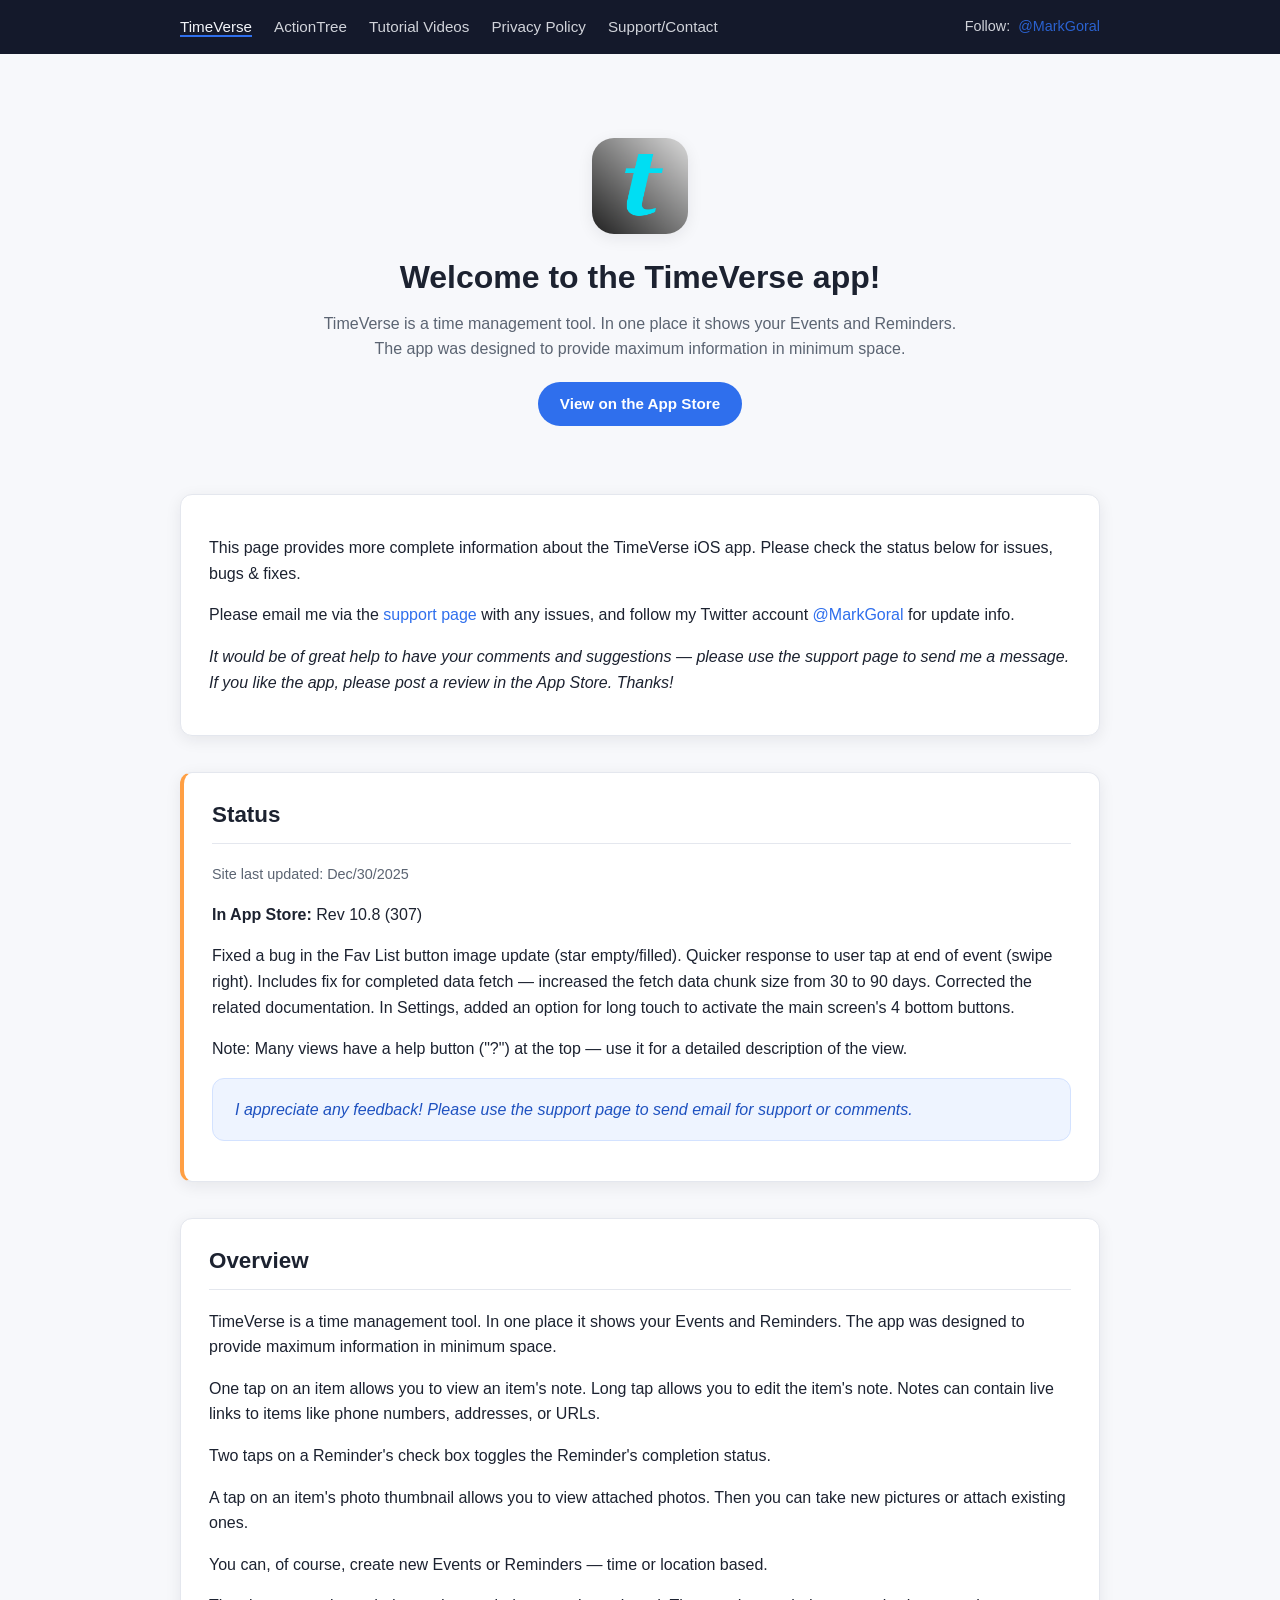
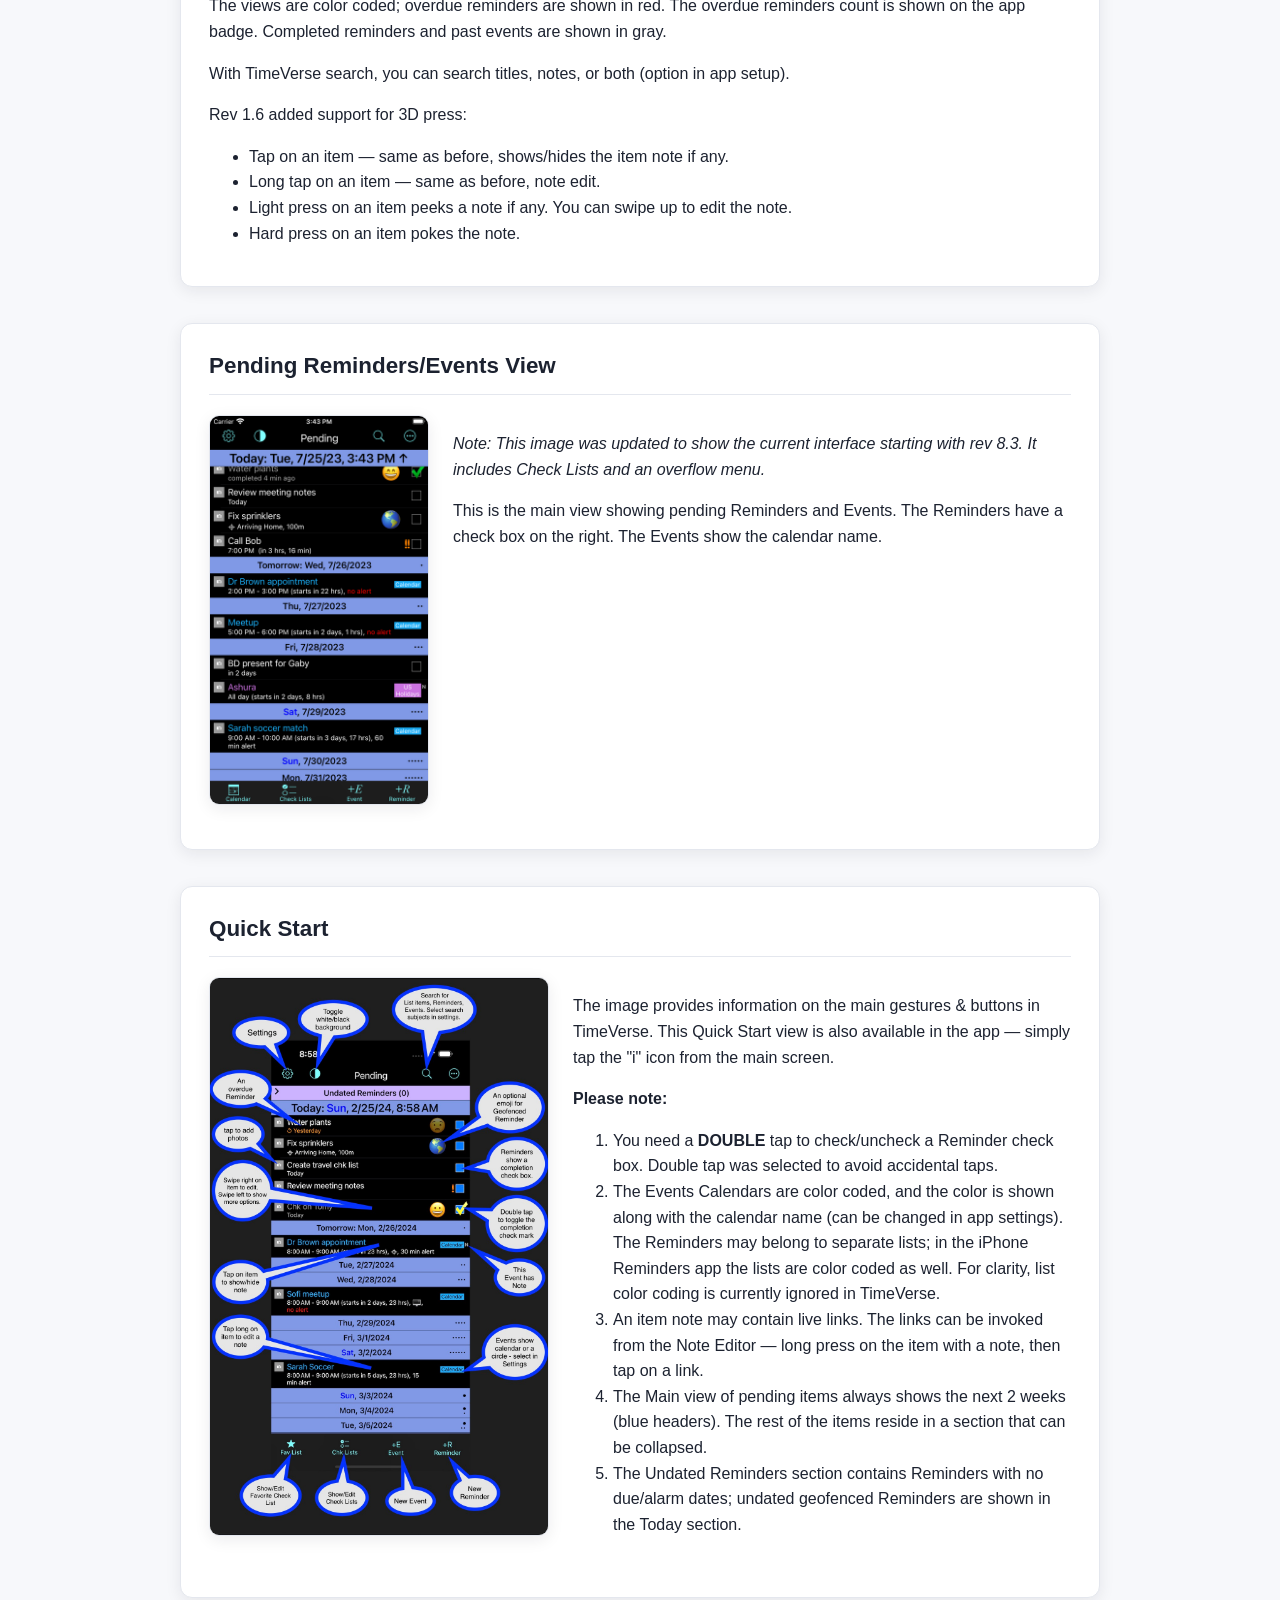
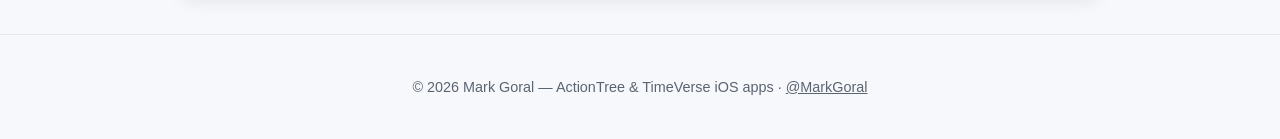
<file: index.html>
<!DOCTYPE html>
<html lang="en">
<head>
<meta charset="UTF-8">
<meta name="viewport" content="width=device-width, initial-scale=1.0">
<title>TimeVerse - ActionTree and TimeVerse iOS apps</title>
<meta name="description" content="Mark's iOS applications info &amp; support">
<meta property="og:title" content="TimeVerse">
<meta property="og:description" content="Mark's iOS applications info &amp; support">
<meta property="og:image" content="images/tv180_1_orig.png">
<meta property="og:site_name" content="ActionTree and TimeVerse iOS apps">
<link rel="stylesheet" href="css/style.css">
</head>
<body>

<header class="site-header">
  <div class="nav-bar">
    <button class="nav-toggle" aria-label="Toggle navigation">&#9776;</button>
    <ul class="nav-links">
      <li><a href="index.html" class="active">TimeVerse</a></li>
      <li><a href="actiontree.html">ActionTree</a></li>
      <li><a href="tutorial-videos.html">Tutorial Videos</a></li>
      <li><a href="privacy-policy.html">Privacy Policy</a></li>
      <li><a href="contact.html">Support/Contact</a></li>
    </ul>
    <div class="nav-social">
      Follow: <a href="https://twitter.com/MarkGoral" target="_blank" rel="noopener">@MarkGoral</a>
    </div>
  </div>
</header>

<main class="container">

  <section class="hero">
    <a href="https://apps.apple.com/us/app/timeverse/id1259326382" target="_blank" rel="noopener">
      <img class="hero-icon" src="images/tv180_1_orig.png" alt="TimeVerse app icon">
    </a>
    <h1>Welcome to the TimeVerse app!</h1>
    <p class="tagline">
      TimeVerse is a time management tool. In one place it shows your Events and Reminders.
      The app was designed to provide maximum information in minimum space.
    </p>
    <a class="btn" href="https://apps.apple.com/us/app/timeverse/id1259326382" target="_blank" rel="noopener">View on the App Store</a>
  </section>

  <section>
    <div class="card">
      <p>This page provides more complete information about the TimeVerse iOS app. Please check the status below for issues, bugs &amp; fixes.</p>
      <p>Please email me via the <a href="contact.html">support page</a> with any issues, and follow my Twitter account
        <a href="https://twitter.com/MarkGoral" target="_blank" rel="noopener">@MarkGoral</a> for update info.</p>
      <p><em>It would be of great help to have your comments and suggestions — please use the support page to send me a message. If you like the app, please post a review in the App Store. Thanks!</em></p>
    </div>
  </section>

  <section>
    <div class="card status-card">
      <h2>Status</h2>
      <p class="meta">Site last updated: Dec/30/2025</p>
      <p><strong>In App Store:</strong> Rev 10.8 (307)</p>
      <p>Fixed a bug in the Fav List button image update (star empty/filled). Quicker response to user tap at end of event (swipe right). Includes fix for completed data fetch — increased the fetch data chunk size from 30 to 90 days. Corrected the related documentation. In Settings, added an option for long touch to activate the main screen's 4 bottom buttons.</p>
      <p>Note: Many views have a help button ("?") at the top — use it for a detailed description of the view.</p>
      <p class="callout">I appreciate any feedback! Please use the support page to send email for support or comments.</p>
    </div>
  </section>

  <section>
    <div class="card">
      <h2>Overview</h2>
      <p>TimeVerse is a time management tool. In one place it shows your Events and Reminders. The app was designed to provide maximum information in minimum space.</p>
      <p>One tap on an item allows you to view an item's note. Long tap allows you to edit the item's note. Notes can contain live links to items like phone numbers, addresses, or URLs.</p>
      <p>Two taps on a Reminder's check box toggles the Reminder's completion status.</p>
      <p>A tap on an item's photo thumbnail allows you to view attached photos. Then you can take new pictures or attach existing ones.</p>
      <p>You can, of course, create new Events or Reminders — time or location based.</p>
      <p>The views are color coded; overdue reminders are shown in red. The overdue reminders count is shown on the app badge. Completed reminders and past events are shown in gray.</p>
      <p>With TimeVerse search, you can search titles, notes, or both (option in app setup).</p>
      <p>Rev 1.6 added support for 3D press:</p>
      <ul>
        <li>Tap on an item — same as before, shows/hides the item note if any.</li>
        <li>Long tap on an item — same as before, note edit.</li>
        <li>Light press on an item peeks a note if any. You can swipe up to edit the note.</li>
        <li>Hard press on an item pokes the note.</li>
      </ul>
    </div>
  </section>

  <section>
    <div class="card">
      <h2>Pending Reminders/Events View</h2>
      <div class="screenshot-block">
        <img src="images/simulator-screenshot-iphone-8-plus-2023-07-25-at-15-43-19_orig.png" alt="Pending Reminders/Events View screenshot">
        <div class="caption">
          <p><em>Note: This image was updated to show the current interface starting with rev 8.3. It includes Check Lists and an overflow menu.</em></p>
          <p>This is the main view showing pending Reminders and Events. The Reminders have a check box on the right. The Events show the calendar name.</p>
        </div>
      </div>
    </div>
  </section>

  <section>
    <div class="card">
      <h2>Quick Start</h2>
      <div class="screenshot-block">
        <img class="screenshot-large" src="images/TimeVerse_quickStartScreen.png" alt="Quick Start screen">
        <div class="caption">
          <p>The image provides information on the main gestures &amp; buttons in TimeVerse. This Quick Start view is also available in the app — simply tap the "i" icon from the main screen.</p>
          <p><strong>Please note:</strong></p>
          <ol>
            <li>You need a <strong>DOUBLE</strong> tap to check/uncheck a Reminder check box. Double tap was selected to avoid accidental taps.</li>
            <li>The Events Calendars are color coded, and the color is shown along with the calendar name (can be changed in app settings). The Reminders may belong to separate lists; in the iPhone Reminders app the lists are color coded as well. For clarity, list color coding is currently ignored in TimeVerse.</li>
            <li>An item note may contain live links. The links can be invoked from the Note Editor — long press on the item with a note, then tap on a link.</li>
            <li>The Main view of pending items always shows the next 2 weeks (blue headers). The rest of the items reside in a section that can be collapsed.</li>
            <li>The Undated Reminders section contains Reminders with no due/alarm dates; undated geofenced Reminders are shown in the Today section.</li>
          </ol>
        </div>
      </div>
    </div>
  </section>

</main>

<footer class="site-footer">
  <div class="container">
    <p>&copy; <span id="year"></span> Mark Goral &mdash; ActionTree &amp; TimeVerse iOS apps &middot; <a href="https://twitter.com/MarkGoral" target="_blank" rel="noopener">@MarkGoral</a></p>
  </div>
</footer>

<script src="js/main.js"></script>
<script>document.getElementById("year").textContent = new Date().getFullYear();</script>
</body>
</html>
</file>
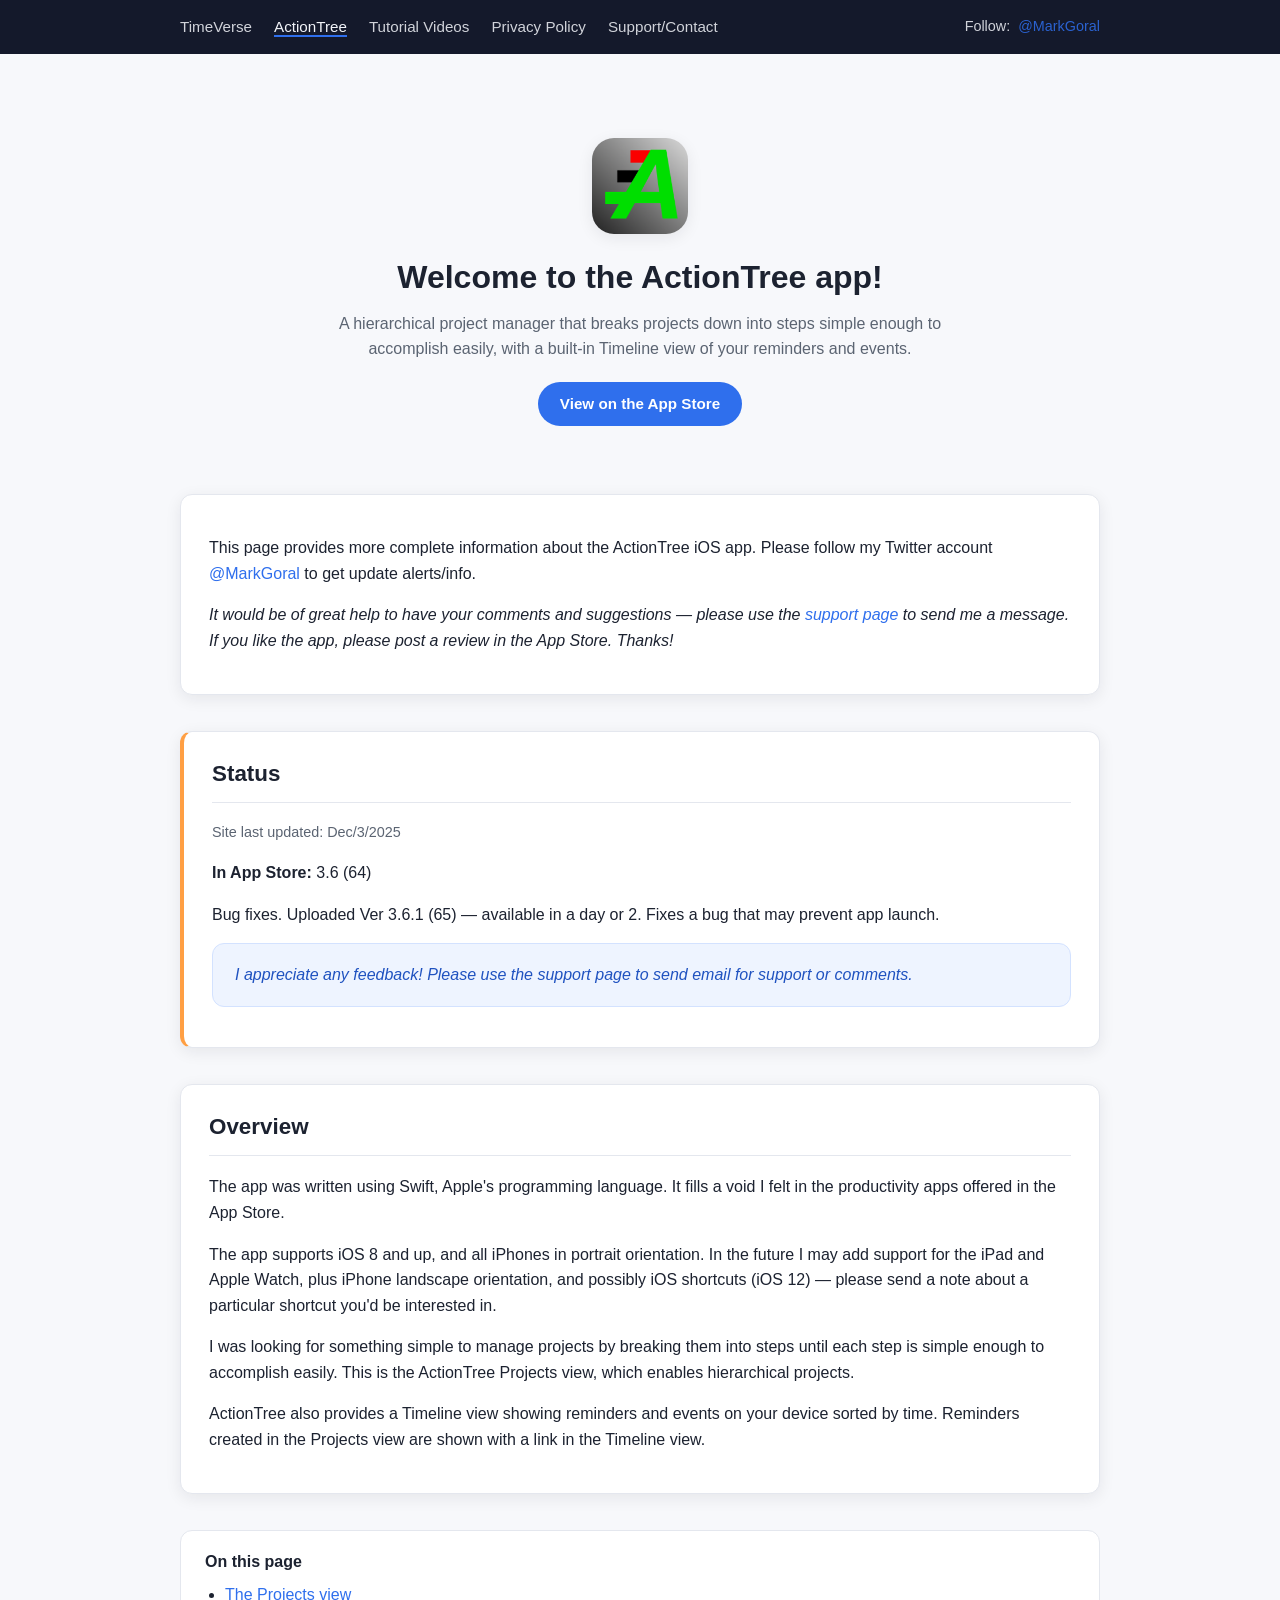
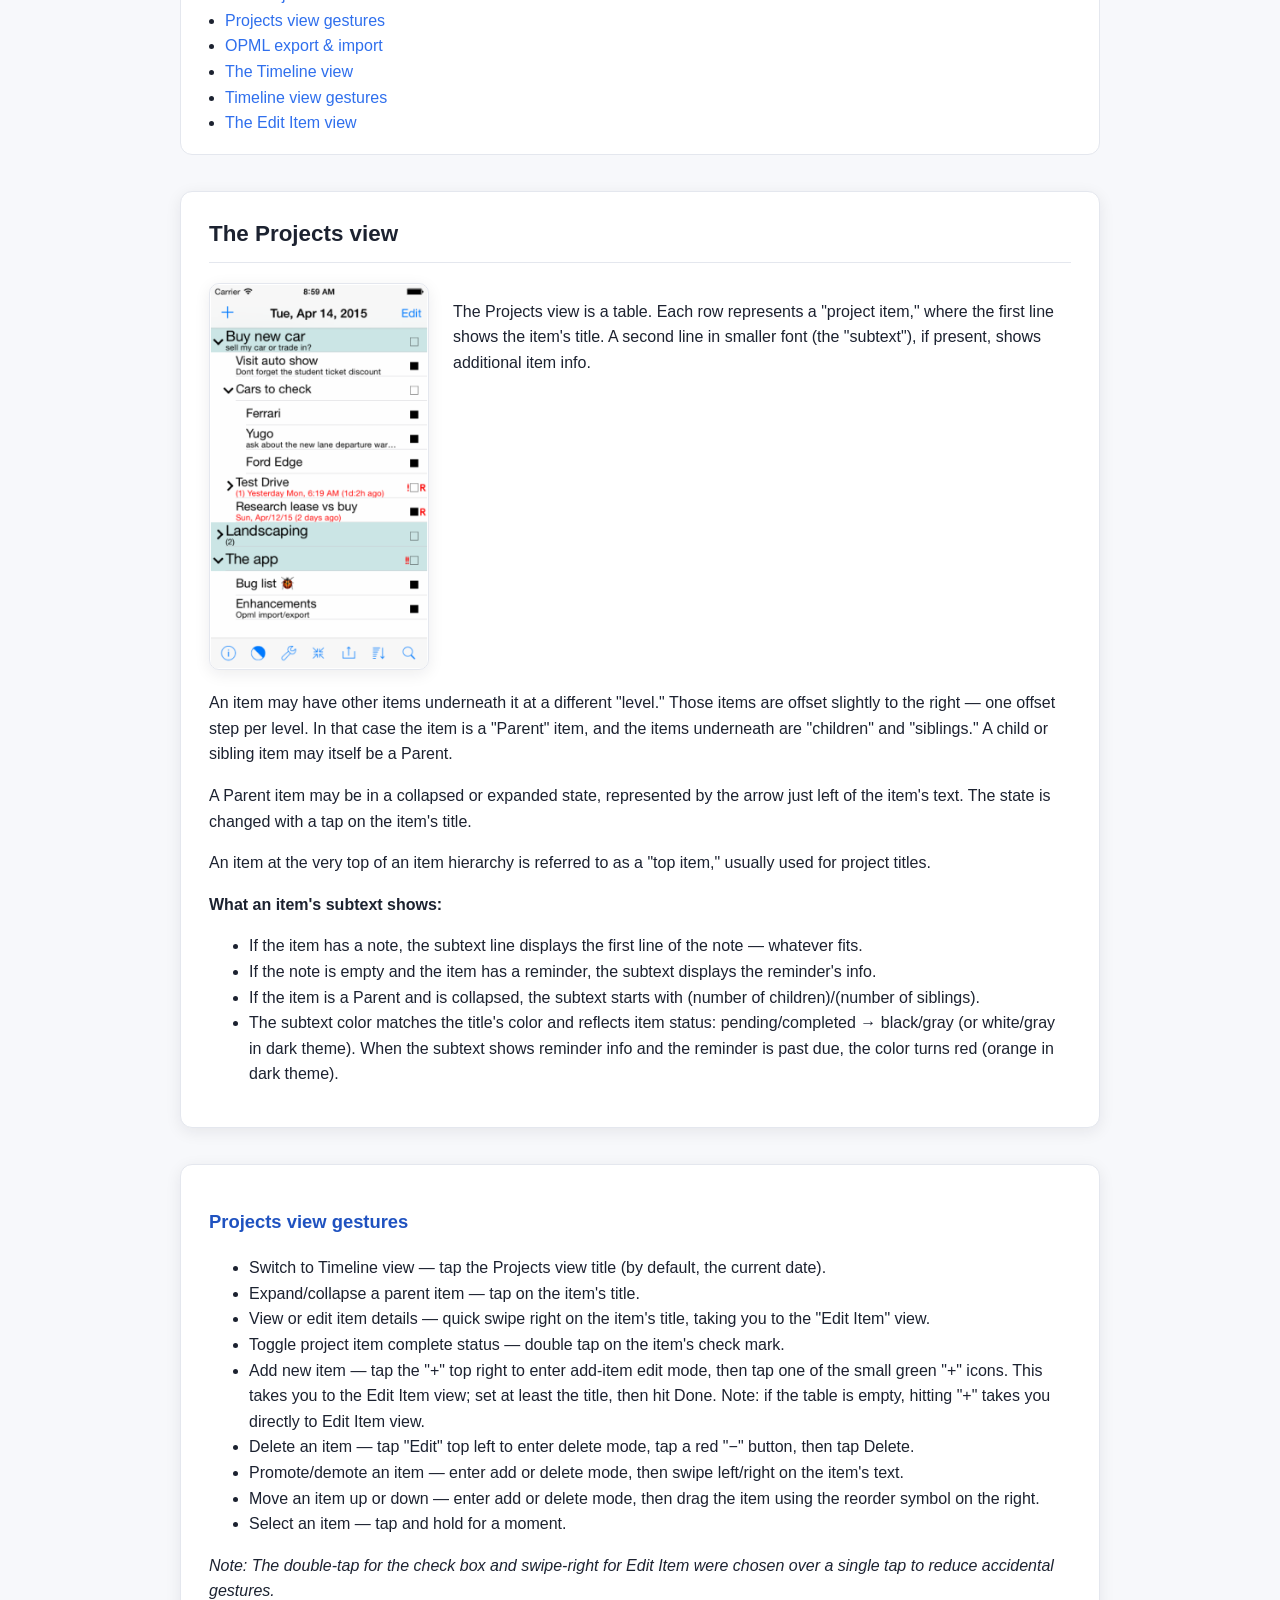
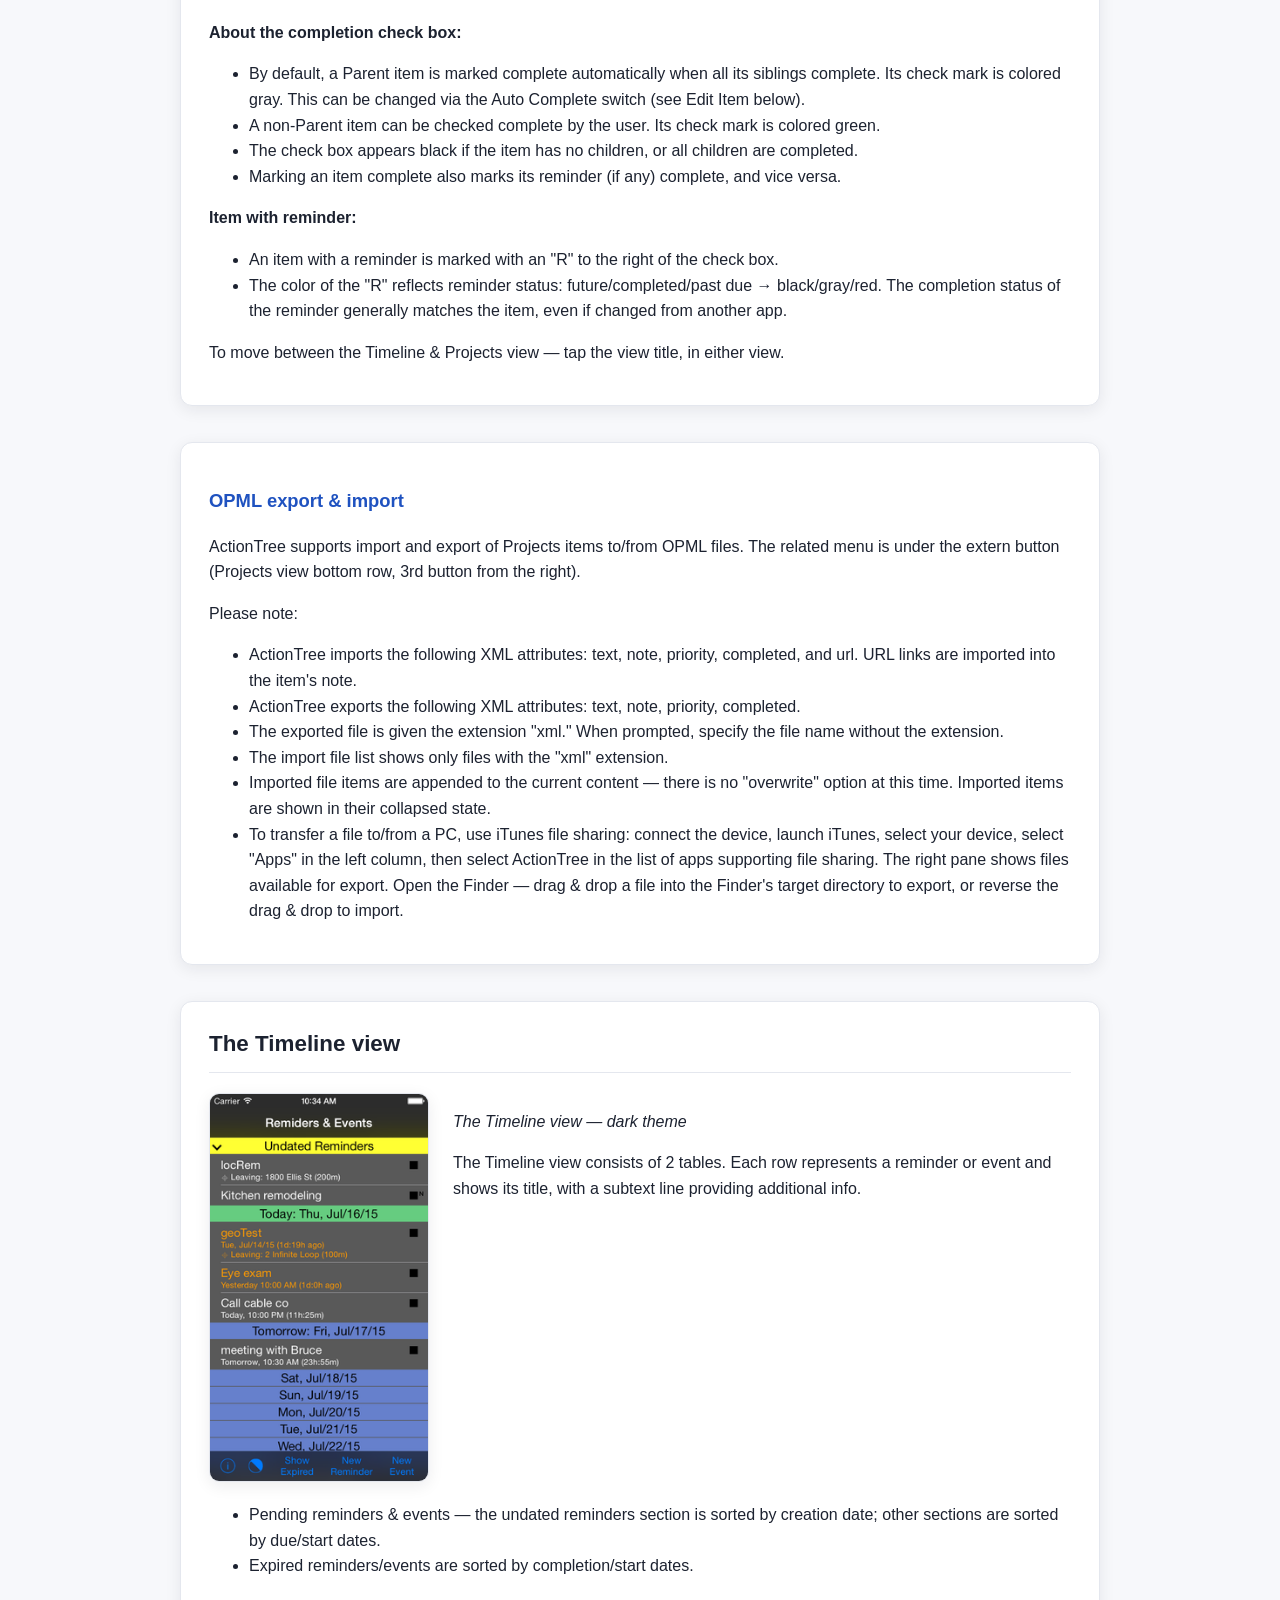
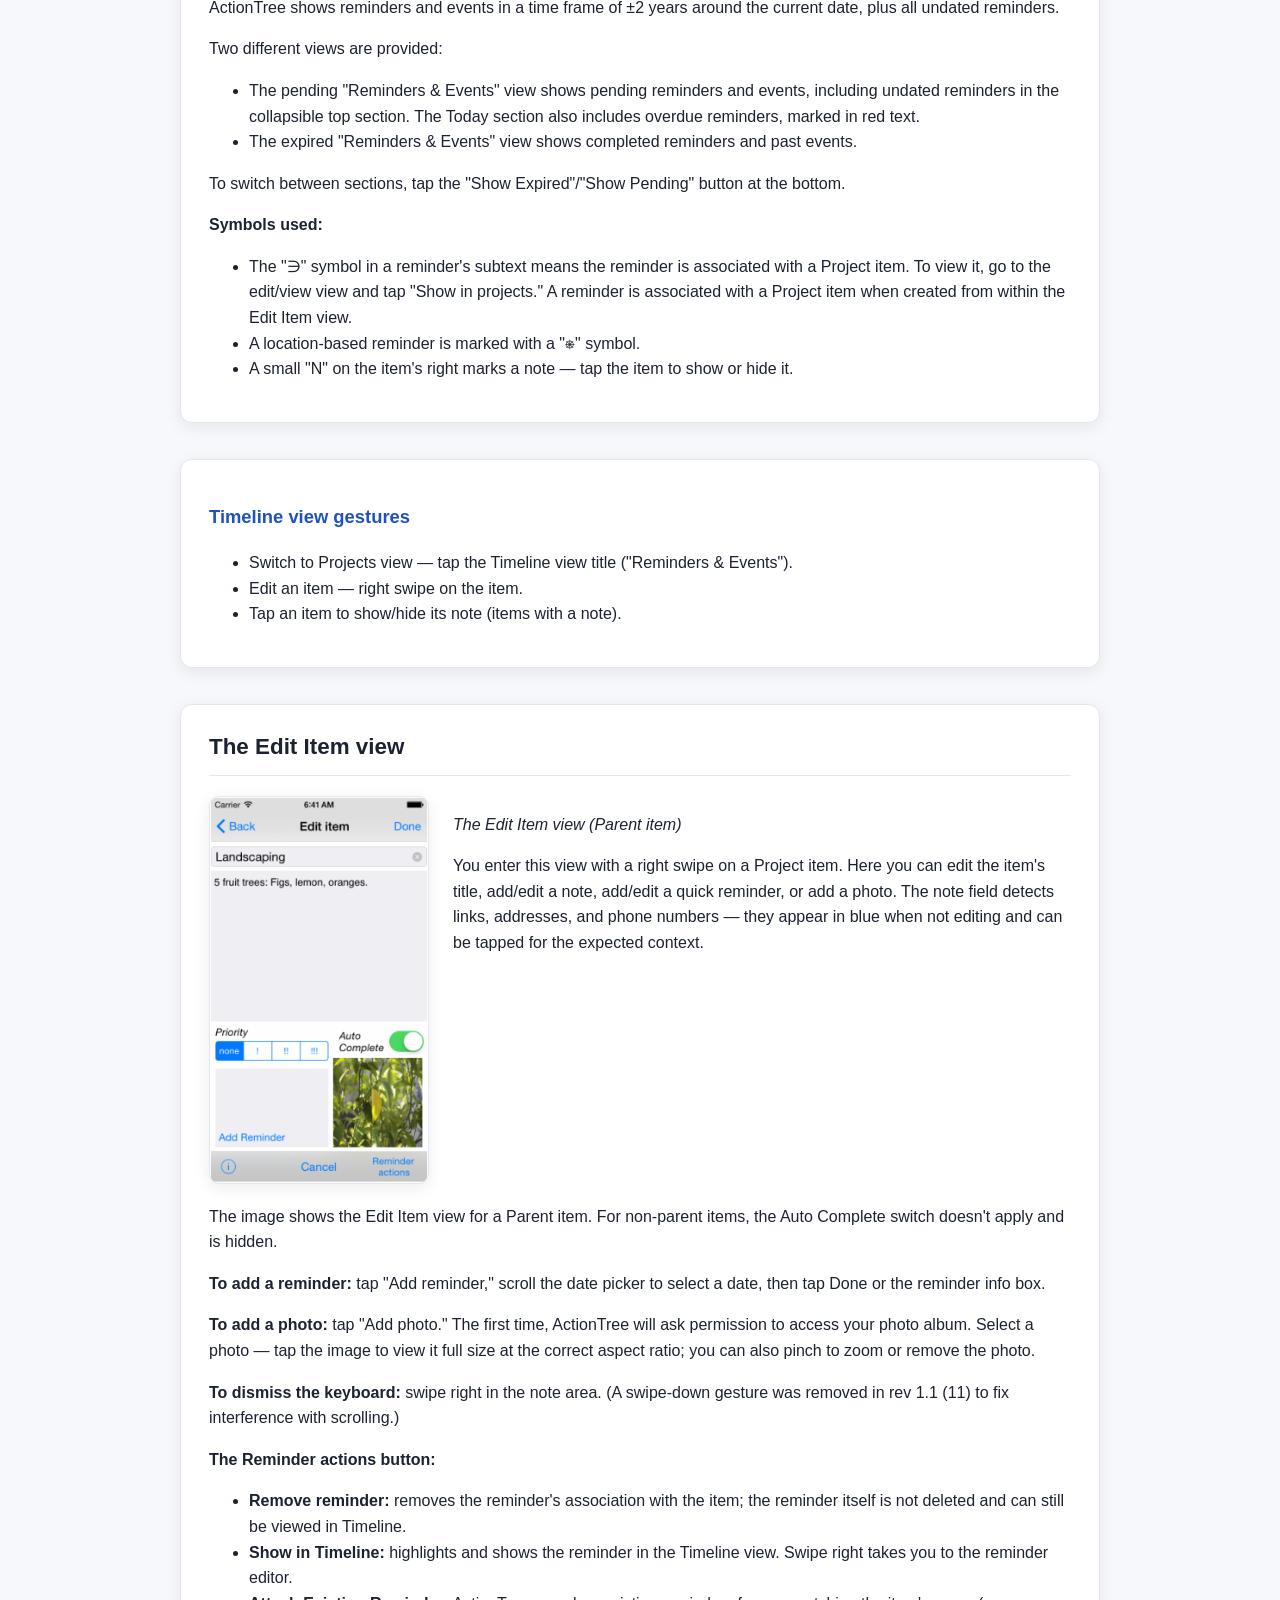
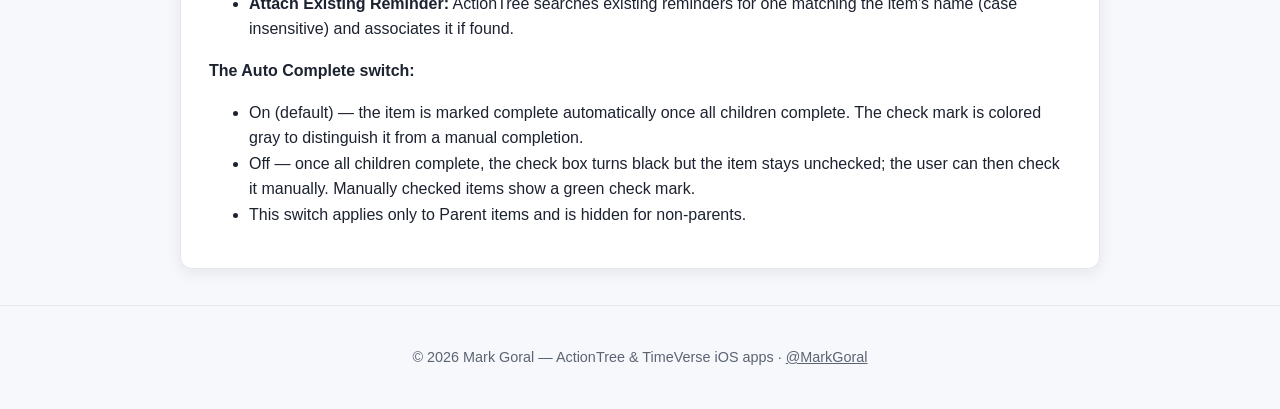
<file: actiontree.html>
<!DOCTYPE html>
<html lang="en">
<head>
<meta charset="UTF-8">
<meta name="viewport" content="width=device-width, initial-scale=1.0">
<title>ActionTree - ActionTree and TimeVerse iOS apps</title>
<meta name="description" content="This page provides more complete information about the ActionTree iOS app.">
<meta property="og:title" content="ActionTree">
<meta property="og:description" content="This page provides more complete information about the ActionTree iOS app. Please follow my Twitter account @markgoral to get update alerts/info.">
<meta property="og:image" content="images/1429454814_1.png">
<meta property="og:site_name" content="ActionTree and TimeVerse iOS apps">
<link rel="stylesheet" href="css/style.css">
</head>
<body>

<header class="site-header">
  <div class="nav-bar">
    <button class="nav-toggle" aria-label="Toggle navigation">&#9776;</button>
    <ul class="nav-links">
      <li><a href="index.html">TimeVerse</a></li>
      <li><a href="actiontree.html" class="active">ActionTree</a></li>
      <li><a href="tutorial-videos.html">Tutorial Videos</a></li>
      <li><a href="privacy-policy.html">Privacy Policy</a></li>
      <li><a href="contact.html">Support/Contact</a></li>
    </ul>
    <div class="nav-social">
      Follow: <a href="https://twitter.com/MarkGoral" target="_blank" rel="noopener">@MarkGoral</a>
    </div>
  </div>
</header>

<main class="container">

  <section class="hero">
    <a href="https://apps.apple.com/us/app/actiontree/id981751751" target="_blank" rel="noopener">
      <img class="hero-icon" src="images/actiontree167x167_orig.png" alt="ActionTree app icon">
    </a>
    <h1>Welcome to the ActionTree app!</h1>
    <p class="tagline">
      A hierarchical project manager that breaks projects down into steps simple enough to accomplish easily,
      with a built-in Timeline view of your reminders and events.
    </p>
    <a class="btn" href="https://apps.apple.com/us/app/actiontree/id981751751" target="_blank" rel="noopener">View on the App Store</a>
  </section>

  <section>
    <div class="card">
      <p>This page provides more complete information about the ActionTree iOS app. Please follow my Twitter account
        <a href="https://twitter.com/MarkGoral" target="_blank" rel="noopener">@MarkGoral</a> to get update alerts/info.</p>
      <p><em>It would be of great help to have your comments and suggestions — please use the <a href="contact.html">support page</a> to send me a message. If you like the app, please post a review in the App Store. Thanks!</em></p>
    </div>
  </section>

  <section>
    <div class="card status-card">
      <h2>Status</h2>
      <p class="meta">Site last updated: Dec/3/2025</p>
      <p><strong>In App Store:</strong> 3.6 (64)</p>
      <p>Bug fixes. Uploaded Ver 3.6.1 (65) — available in a day or 2. Fixes a bug that may prevent app launch.</p>
      <p class="callout">I appreciate any feedback! Please use the support page to send email for support or comments.</p>
    </div>
  </section>

  <section>
    <div class="card">
      <h2>Overview</h2>
      <p>The app was written using Swift, Apple's programming language. It fills a void I felt in the productivity apps offered in the App Store.</p>
      <p>The app supports iOS 8 and up, and all iPhones in portrait orientation. In the future I may add support for the iPad and Apple Watch, plus iPhone landscape orientation, and possibly iOS shortcuts (iOS 12) — please send a note about a particular shortcut you'd be interested in.</p>
      <p>I was looking for something simple to manage projects by breaking them into steps until each step is simple enough to accomplish easily. This is the ActionTree Projects view, which enables hierarchical projects.</p>
      <p>ActionTree also provides a Timeline view showing reminders and events on your device sorted by time. Reminders created in the Projects view are shown with a link in the Timeline view.</p>
    </div>
  </section>

  <section class="toc">
    <strong>On this page</strong>
    <ul>
      <li><a href="#projects-view">The Projects view</a></li>
      <li><a href="#projects-gestures">Projects view gestures</a></li>
      <li><a href="#opml">OPML export &amp; import</a></li>
      <li><a href="#timeline-view">The Timeline view</a></li>
      <li><a href="#timeline-gestures">Timeline view gestures</a></li>
      <li><a href="#edit-item">The Edit Item view</a></li>
    </ul>
  </section>

  <section id="projects-view">
    <div class="card">
      <h2>The Projects view</h2>
      <div class="screenshot-block">
        <img src="images/1429027233_1.png" alt="The Projects view screenshot">
        <div class="caption">
          <p>The Projects view is a table. Each row represents a "project item," where the first line shows the item's title. A second line in smaller font (the "subtext"), if present, shows additional item info.</p>
        </div>
      </div>
      <p>An item may have other items underneath it at a different "level." Those items are offset slightly to the right — one offset step per level. In that case the item is a "Parent" item, and the items underneath are "children" and "siblings." A child or sibling item may itself be a Parent.</p>
      <p>A Parent item may be in a collapsed or expanded state, represented by the arrow just left of the item's text. The state is changed with a tap on the item's title.</p>
      <p>An item at the very top of an item hierarchy is referred to as a "top item," usually used for project titles.</p>
      <p><strong>What an item's subtext shows:</strong></p>
      <ul>
        <li>If the item has a note, the subtext line displays the first line of the note — whatever fits.</li>
        <li>If the note is empty and the item has a reminder, the subtext displays the reminder's info.</li>
        <li>If the item is a Parent and is collapsed, the subtext starts with (number of children)/(number of siblings).</li>
        <li>The subtext color matches the title's color and reflects item status: pending/completed &rarr; black/gray (or white/gray in dark theme). When the subtext shows reminder info and the reminder is past due, the color turns red (orange in dark theme).</li>
      </ul>
    </div>
  </section>

  <section id="projects-gestures">
    <div class="card">
      <h3>Projects view gestures</h3>
      <ul>
        <li>Switch to Timeline view — tap the Projects view title (by default, the current date).</li>
        <li>Expand/collapse a parent item — tap on the item's title.</li>
        <li>View or edit item details — quick swipe right on the item's title, taking you to the "Edit Item" view.</li>
        <li>Toggle project item complete status — double tap on the item's check mark.</li>
        <li>Add new item — tap the "+" top right to enter add-item edit mode, then tap one of the small green "+" icons. This takes you to the Edit Item view; set at least the title, then hit Done. Note: if the table is empty, hitting "+" takes you directly to Edit Item view.</li>
        <li>Delete an item — tap "Edit" top left to enter delete mode, tap a red "&minus;" button, then tap Delete.</li>
        <li>Promote/demote an item — enter add or delete mode, then swipe left/right on the item's text.</li>
        <li>Move an item up or down — enter add or delete mode, then drag the item using the reorder symbol on the right.</li>
        <li>Select an item — tap and hold for a moment.</li>
      </ul>
      <p><em>Note: The double-tap for the check box and swipe-right for Edit Item were chosen over a single tap to reduce accidental gestures.</em></p>
      <p><strong>About the completion check box:</strong></p>
      <ul>
        <li>By default, a Parent item is marked complete automatically when all its siblings complete. Its check mark is colored gray. This can be changed via the Auto Complete switch (see Edit Item below).</li>
        <li>A non-Parent item can be checked complete by the user. Its check mark is colored green.</li>
        <li>The check box appears black if the item has no children, or all children are completed.</li>
        <li>Marking an item complete also marks its reminder (if any) complete, and vice versa.</li>
      </ul>
      <p><strong>Item with reminder:</strong></p>
      <ul>
        <li>An item with a reminder is marked with an "R" to the right of the check box.</li>
        <li>The color of the "R" reflects reminder status: future/completed/past due &rarr; black/gray/red. The completion status of the reminder generally matches the item, even if changed from another app.</li>
      </ul>
      <p>To move between the Timeline &amp; Projects view — tap the view title, in either view.</p>
    </div>
  </section>

  <section id="opml">
    <div class="card">
      <h3>OPML export &amp; import</h3>
      <p>ActionTree supports import and export of Projects items to/from OPML files. The related menu is under the extern button (Projects view bottom row, 3rd button from the right).</p>
      <p>Please note:</p>
      <ul>
        <li>ActionTree imports the following XML attributes: text, note, priority, completed, and url. URL links are imported into the item's note.</li>
        <li>ActionTree exports the following XML attributes: text, note, priority, completed.</li>
        <li>The exported file is given the extension "xml." When prompted, specify the file name without the extension.</li>
        <li>The import file list shows only files with the "xml" extension.</li>
        <li>Imported file items are appended to the current content — there is no "overwrite" option at this time. Imported items are shown in their collapsed state.</li>
        <li>To transfer a file to/from a PC, use iTunes file sharing: connect the device, launch iTunes, select your device, select "Apps" in the left column, then select ActionTree in the list of apps supporting file sharing. The right pane shows files available for export. Open the Finder — drag &amp; drop a file into the Finder's target directory to export, or reverse the drag &amp; drop to import.</li>
      </ul>
    </div>
  </section>

  <section id="timeline-view">
    <div class="card">
      <h2>The Timeline view</h2>
      <div class="screenshot-block">
        <img src="images/5812259_1.png" alt="The Timeline view, dark theme">
        <div class="caption">
          <p><em>The Timeline view &mdash; dark theme</em></p>
          <p>The Timeline view consists of 2 tables. Each row represents a reminder or event and shows its title, with a subtext line providing additional info.</p>
        </div>
      </div>
      <ul>
        <li>Pending reminders &amp; events — the undated reminders section is sorted by creation date; other sections are sorted by due/start dates.</li>
        <li>Expired reminders/events are sorted by completion/start dates.</li>
      </ul>
      <p>ActionTree shows reminders and events in a time frame of &plusmn;2 years around the current date, plus all undated reminders.</p>
      <p>Two different views are provided:</p>
      <ul>
        <li>The pending "Reminders &amp; Events" view shows pending reminders and events, including undated reminders in the collapsible top section. The Today section also includes overdue reminders, marked in red text.</li>
        <li>The expired "Reminders &amp; Events" view shows completed reminders and past events.</li>
      </ul>
      <p>To switch between sections, tap the "Show Expired"/"Show Pending" button at the bottom.</p>
      <p><strong>Symbols used:</strong></p>
      <ul>
        <li>The "&#8715;" symbol in a reminder's subtext means the reminder is associated with a Project item. To view it, go to the edit/view view and tap "Show in projects." A reminder is associated with a Project item when created from within the Edit Item view.</li>
        <li>A location-based reminder is marked with a "&#9096;" symbol.</li>
        <li>A small "N" on the item's right marks a note — tap the item to show or hide it.</li>
      </ul>
    </div>
  </section>

  <section id="timeline-gestures">
    <div class="card">
      <h3>Timeline view gestures</h3>
      <ul>
        <li>Switch to Projects view — tap the Timeline view title ("Reminders &amp; Events").</li>
        <li>Edit an item — right swipe on the item.</li>
        <li>Tap an item to show/hide its note (items with a note).</li>
      </ul>
    </div>
  </section>

  <section id="edit-item">
    <div class="card">
      <h2>The Edit Item view</h2>
      <div class="screenshot-block">
        <img src="images/1429454814_1.png" alt="The Edit Item view, parent item">
        <div class="caption">
          <p><em>The Edit Item view (Parent item)</em></p>
          <p>You enter this view with a right swipe on a Project item. Here you can edit the item's title, add/edit a note, add/edit a quick reminder, or add a photo. The note field detects links, addresses, and phone numbers — they appear in blue when not editing and can be tapped for the expected context.</p>
        </div>
      </div>
      <p>The image shows the Edit Item view for a Parent item. For non-parent items, the Auto Complete switch doesn't apply and is hidden.</p>
      <p><strong>To add a reminder:</strong> tap "Add reminder," scroll the date picker to select a date, then tap Done or the reminder info box.</p>
      <p><strong>To add a photo:</strong> tap "Add photo." The first time, ActionTree will ask permission to access your photo album. Select a photo — tap the image to view it full size at the correct aspect ratio; you can also pinch to zoom or remove the photo.</p>
      <p><strong>To dismiss the keyboard:</strong> swipe right in the note area. (A swipe-down gesture was removed in rev 1.1 (11) to fix interference with scrolling.)</p>
      <p><strong>The Reminder actions button:</strong></p>
      <ul>
        <li><strong>Remove reminder:</strong> removes the reminder's association with the item; the reminder itself is not deleted and can still be viewed in Timeline.</li>
        <li><strong>Show in Timeline:</strong> highlights and shows the reminder in the Timeline view. Swipe right takes you to the reminder editor.</li>
        <li><strong>Attach Existing Reminder:</strong> ActionTree searches existing reminders for one matching the item's name (case insensitive) and associates it if found.</li>
      </ul>
      <p><strong>The Auto Complete switch:</strong></p>
      <ul>
        <li>On (default) — the item is marked complete automatically once all children complete. The check mark is colored gray to distinguish it from a manual completion.</li>
        <li>Off — once all children complete, the check box turns black but the item stays unchecked; the user can then check it manually. Manually checked items show a green check mark.</li>
        <li>This switch applies only to Parent items and is hidden for non-parents.</li>
      </ul>
    </div>
  </section>

</main>

<footer class="site-footer">
  <div class="container">
    <p>&copy; <span id="year"></span> Mark Goral &mdash; ActionTree &amp; TimeVerse iOS apps &middot; <a href="https://twitter.com/MarkGoral" target="_blank" rel="noopener">@MarkGoral</a></p>
  </div>
</footer>

<script src="js/main.js"></script>
<script>document.getElementById("year").textContent = new Date().getFullYear();</script>
</body>
</html>
</file>
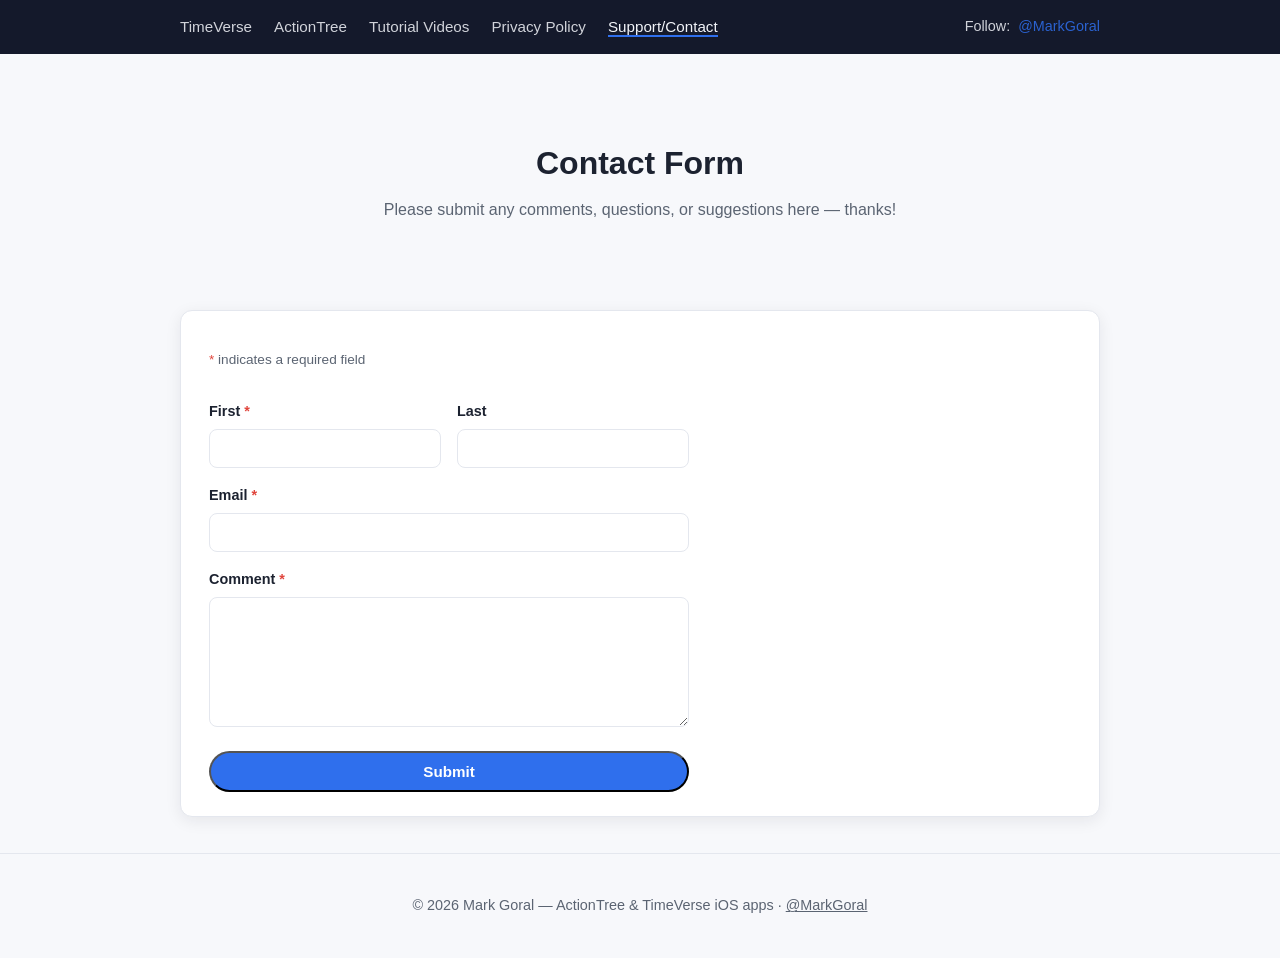
<file: contact.html>
<!DOCTYPE html>
<html lang="en">
<head>
<meta charset="UTF-8">
<meta name="viewport" content="width=device-width, initial-scale=1.0">
<title>Support/Contact - ActionTree and TimeVerse iOS apps</title>
<meta name="description" content="Please submit any comments, questions or suggestions here - Thanks!">
<meta property="og:title" content="Support/Contact">
<meta property="og:site_name" content="ActionTree and TimeVerse iOS apps">
<link rel="stylesheet" href="css/style.css">
</head>
<body>

<header class="site-header">
  <div class="nav-bar">
    <button class="nav-toggle" aria-label="Toggle navigation">&#9776;</button>
    <ul class="nav-links">
      <li><a href="index.html">TimeVerse</a></li>
      <li><a href="actiontree.html">ActionTree</a></li>
      <li><a href="tutorial-videos.html">Tutorial Videos</a></li>
      <li><a href="privacy-policy.html">Privacy Policy</a></li>
      <li><a href="contact.html" class="active">Support/Contact</a></li>
    </ul>
    <div class="nav-social">
      Follow: <a href="https://twitter.com/MarkGoral" target="_blank" rel="noopener">@MarkGoral</a>
    </div>
  </div>
</header>

<main class="container">

  <section class="hero">
    <h1>Contact Form</h1>
    <p class="tagline">Please submit any comments, questions, or suggestions here — thanks!</p>
  </section>

  <section>
    <div class="card">
      <!--
        This form uses Formspree (https://formspree.io) to deliver submissions to your
        email without needing your own server. Sign up for a free account, create a
        form, and replace YOUR_FORM_ID below with the ID Formspree gives you.
        See README.md in this folder for step-by-step setup instructions.
      -->
      <form class="contact-form" action="https://formspree.io/f/mlgyqzyp" method="POST">
        <p class="form-note"><span class="required">*</span> indicates a required field</p>

        <div class="form-row">
          <div class="form-group">
            <label for="first-name">First <span class="required">*</span></label>
            <input type="text" id="first-name" name="first_name" required>
          </div>
          <div class="form-group">
            <label for="last-name">Last</label>
            <input type="text" id="last-name" name="last_name">
          </div>
        </div>

        <div class="form-group">
          <label for="email">Email <span class="required">*</span></label>
          <input type="email" id="email" name="_replyto" required>
        </div>

        <div class="form-group">
          <label for="comment">Comment <span class="required">*</span></label>
          <textarea id="comment" name="comment" required></textarea>
        </div>

        <input type="hidden" name="_subject" value="New message from marksview.com contact form">

        <button type="submit" class="btn">Submit</button>
      </form>
    </div>
  </section>

</main>

<footer class="site-footer">
  <div class="container">
    <p>&copy; <span id="year"></span> Mark Goral &mdash; ActionTree &amp; TimeVerse iOS apps &middot; <a href="https://twitter.com/MarkGoral" target="_blank" rel="noopener">@MarkGoral</a></p>
  </div>
</footer>

<script src="js/main.js"></script>
<script>document.getElementById("year").textContent = new Date().getFullYear();</script>
</body>
</html>
</file>
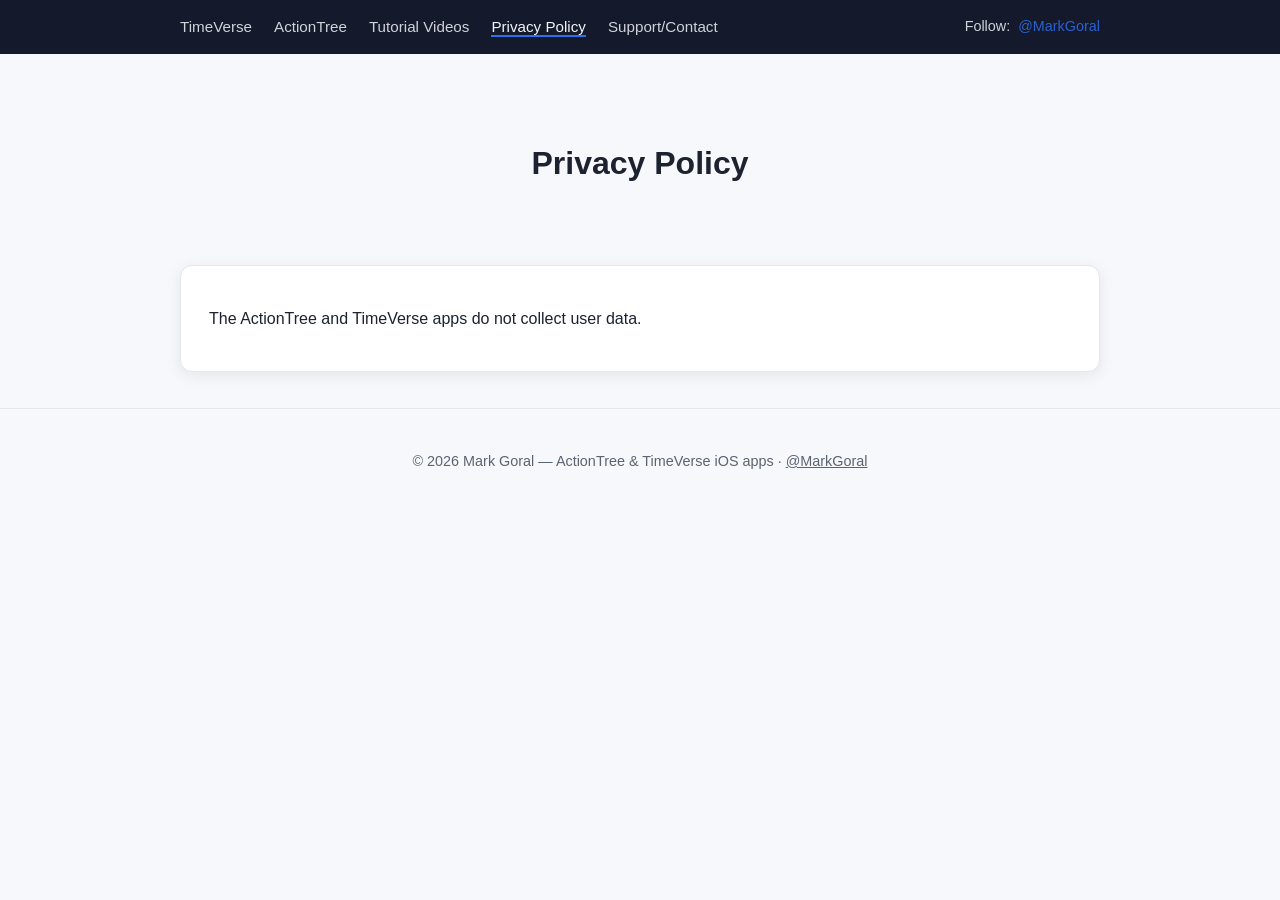
<file: privacy-policy.html>
<!DOCTYPE html>
<html lang="en">
<head>
<meta charset="UTF-8">
<meta name="viewport" content="width=device-width, initial-scale=1.0">
<title>Privacy Policy - ActionTree and TimeVerse iOS apps</title>
<meta name="description" content="The ActionTree and TimeVerse apps do not collect user data.">
<meta property="og:title" content="Privacy Policy">
<meta property="og:site_name" content="ActionTree and TimeVerse iOS apps">
<link rel="stylesheet" href="css/style.css">
</head>
<body>

<header class="site-header">
  <div class="nav-bar">
    <button class="nav-toggle" aria-label="Toggle navigation">&#9776;</button>
    <ul class="nav-links">
      <li><a href="index.html">TimeVerse</a></li>
      <li><a href="actiontree.html">ActionTree</a></li>
      <li><a href="tutorial-videos.html">Tutorial Videos</a></li>
      <li><a href="privacy-policy.html" class="active">Privacy Policy</a></li>
      <li><a href="contact.html">Support/Contact</a></li>
    </ul>
    <div class="nav-social">
      Follow: <a href="https://twitter.com/MarkGoral" target="_blank" rel="noopener">@MarkGoral</a>
    </div>
  </div>
</header>

<main class="container">

  <section class="hero">
    <h1>Privacy Policy</h1>
  </section>

  <section>
    <div class="card">
      <p>The ActionTree and TimeVerse apps do not collect user data.</p>
    </div>
  </section>

</main>

<footer class="site-footer">
  <div class="container">
    <p>&copy; <span id="year"></span> Mark Goral &mdash; ActionTree &amp; TimeVerse iOS apps &middot; <a href="https://twitter.com/MarkGoral" target="_blank" rel="noopener">@MarkGoral</a></p>
  </div>
</footer>

<script src="js/main.js"></script>
<script>document.getElementById("year").textContent = new Date().getFullYear();</script>
</body>
</html>
</file>
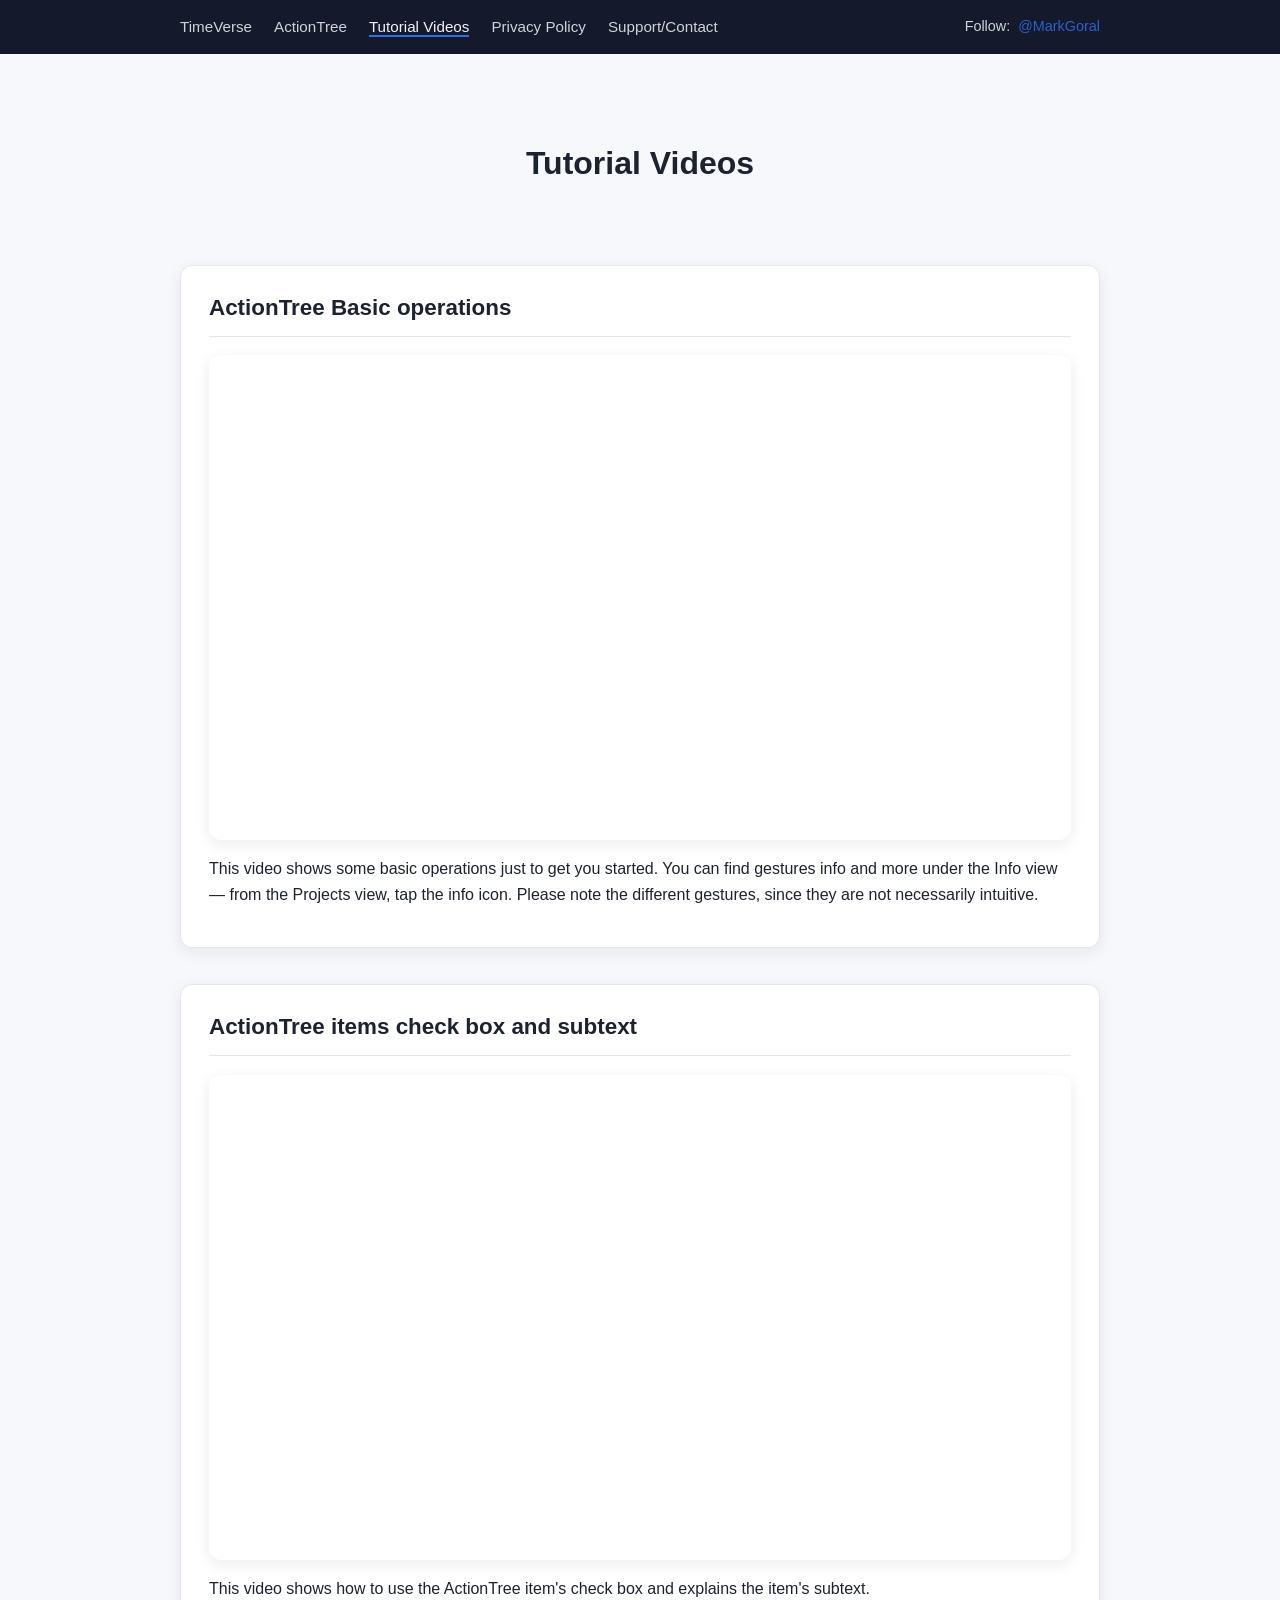
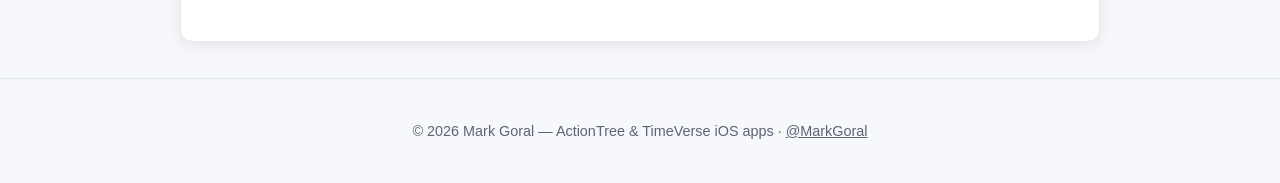
<file: tutorial-videos.html>
<!DOCTYPE html>
<html lang="en">
<head>
<meta charset="UTF-8">
<meta name="viewport" content="width=device-width, initial-scale=1.0">
<title>Tutorial Videos - ActionTree and TimeVerse iOS apps</title>
<meta name="description" content="Tutorial Videos">
<meta property="og:title" content="Tutorial Videos">
<meta property="og:site_name" content="ActionTree and TimeVerse iOS apps">
<link rel="stylesheet" href="css/style.css">
</head>
<body>

<header class="site-header">
  <div class="nav-bar">
    <button class="nav-toggle" aria-label="Toggle navigation">&#9776;</button>
    <ul class="nav-links">
      <li><a href="index.html">TimeVerse</a></li>
      <li><a href="actiontree.html">ActionTree</a></li>
      <li><a href="tutorial-videos.html" class="active">Tutorial Videos</a></li>
      <li><a href="privacy-policy.html">Privacy Policy</a></li>
      <li><a href="contact.html">Support/Contact</a></li>
    </ul>
    <div class="nav-social">
      Follow: <a href="https://twitter.com/MarkGoral" target="_blank" rel="noopener">@MarkGoral</a>
    </div>
  </div>
</header>

<main class="container">

  <section class="hero">
    <h1>Tutorial Videos</h1>
  </section>

  <section>
    <div class="card">
      <h2>ActionTree Basic operations</h2>
      <div class="video-wrapper">
        <iframe src="https://www.youtube.com/embed/sef87TdQgVM" title="ActionTree Basic operations" allow="accelerometer; autoplay; clipboard-write; encrypted-media; gyroscope; picture-in-picture; web-share" referrerpolicy="strict-origin-when-cross-origin" allowfullscreen></iframe>
      </div>
      <p>This video shows some basic operations just to get you started. You can find gestures info and more under the Info view — from the Projects view, tap the info icon. Please note the different gestures, since they are not necessarily intuitive.</p>
    </div>
  </section>

  <section>
    <div class="card">
      <h2>ActionTree items check box and subtext</h2>
      <div class="video-wrapper">
        <iframe src="https://www.youtube.com/embed/d2kZovZSQeg" title="ActionTree items check box and subtext" allow="accelerometer; autoplay; clipboard-write; encrypted-media; gyroscope; picture-in-picture; web-share" referrerpolicy="strict-origin-when-cross-origin" allowfullscreen></iframe>
      </div>
      <p>This video shows how to use the ActionTree item's check box and explains the item's subtext.</p>
    </div>
  </section>

</main>

<footer class="site-footer">
  <div class="container">
    <p>&copy; <span id="year"></span> Mark Goral &mdash; ActionTree &amp; TimeVerse iOS apps &middot; <a href="https://twitter.com/MarkGoral" target="_blank" rel="noopener">@MarkGoral</a></p>
  </div>
</footer>

<script src="js/main.js"></script>
<script>document.getElementById("year").textContent = new Date().getFullYear();</script>
</body>
</html>
</file>
<file: css/style.css>
/* ===========================================
   Mark's iOS Apps — marksview.com
   Stylesheet
=========================================== */

:root {
  --color-bg: #f7f8fb;
  --color-surface: #ffffff;
  --color-text: #1c2230;
  --color-text-muted: #5b6472;
  --color-primary: #2f6fed;
  --color-primary-dark: #1f52c0;
  --color-accent: #ff9f43;
  --color-border: #e4e7ee;
  --color-header: #14192b;
  --color-header-text: #f2f4f9;
  --radius: 12px;
  --shadow: 0 4px 16px rgba(20, 25, 43, 0.08);
  --max-width: 960px;
  --font: -apple-system, BlinkMacSystemFont, "Segoe UI", Roboto, Helvetica, Arial, sans-serif;
}

* {
  box-sizing: border-box;
}

html {
  scroll-behavior: smooth;
}

body {
  margin: 0;
  font-family: var(--font);
  background: var(--color-bg);
  color: var(--color-text);
  line-height: 1.6;
}

img {
  max-width: 100%;
  height: auto;
  display: block;
}

a {
  color: var(--color-primary);
  text-decoration: none;
}

a:hover {
  text-decoration: underline;
}

.container {
  max-width: var(--max-width);
  margin: 0 auto;
  padding: 0 20px;
}

/* ---------- Header / Nav ---------- */

.site-header {
  background: var(--color-header);
  color: var(--color-header-text);
  position: sticky;
  top: 0;
  z-index: 100;
}

.nav-bar {
  display: flex;
  align-items: center;
  justify-content: space-between;
  max-width: var(--max-width);
  margin: 0 auto;
  padding: 14px 20px;
}

.brand {
  color: var(--color-header-text);
  font-weight: 700;
  font-size: 1.15rem;
  letter-spacing: 0.2px;
}

.brand:hover {
  text-decoration: none;
  opacity: 0.9;
}

.nav-toggle {
  display: none;
  margin-left: auto;
  background: none;
  border: none;
  color: var(--color-header-text);
  font-size: 1.6rem;
  cursor: pointer;
  padding: 4px 8px;
}

.nav-links {
  display: flex;
  align-items: center;
  gap: 22px;
  list-style: none;
  margin: 0;
  padding: 0;
}

.nav-links a {
  color: var(--color-header-text);
  font-size: 0.95rem;
  opacity: 0.85;
}

.nav-links a:hover,
.nav-links a.active {
  opacity: 1;
  text-decoration: none;
  border-bottom: 2px solid var(--color-primary);
}

.nav-social {
  display: flex;
  align-items: center;
  gap: 8px;
  font-size: 0.9rem;
  opacity: 0.85;
}

@media (max-width: 720px) {
  .nav-toggle {
    display: block;
  }

  .nav-links {
    position: absolute;
    top: 100%;
    left: 0;
    right: 0;
    background: var(--color-header);
    flex-direction: column;
    align-items: flex-start;
    gap: 0;
    max-height: 0;
    overflow: hidden;
    transition: max-height 0.25s ease;
  }

  .nav-links.open {
    max-height: 400px;
  }

  .nav-links li {
    width: 100%;
    border-top: 1px solid rgba(255, 255, 255, 0.08);
  }

  .nav-links a {
    display: block;
    padding: 14px 20px;
  }

  .nav-social {
    display: none;
  }
}

/* ---------- Hero ---------- */

.hero {
  padding: 48px 0 32px;
  text-align: center;
}

.hero-icon {
  width: 96px;
  height: 96px;
  border-radius: 22px;
  margin: 0 auto 18px;
  box-shadow: var(--shadow);
}

.hero h1 {
  font-size: 2rem;
  margin: 0 0 8px;
}

.hero p.tagline {
  color: var(--color-text-muted);
  max-width: 640px;
  margin: 0 auto 20px;
}

.btn {
  display: inline-block;
  background: var(--color-primary);
  color: #fff;
  padding: 10px 22px;
  border-radius: 999px;
  font-weight: 600;
  font-size: 0.95rem;
}

.btn:hover {
  background: var(--color-primary-dark);
  text-decoration: none;
}

/* ---------- Sections / Cards ---------- */

main {
  padding: 8px 0 60px;
}

section {
  margin: 36px 0;
}

.card {
  background: var(--color-surface);
  border: 1px solid var(--color-border);
  border-radius: var(--radius);
  padding: 24px 28px;
  box-shadow: var(--shadow);
}

.card + .card {
  margin-top: 24px;
}

h2 {
  font-size: 1.4rem;
  margin-top: 0;
  padding-bottom: 10px;
  border-bottom: 1px solid var(--color-border);
}

h3 {
  font-size: 1.15rem;
  color: var(--color-primary-dark);
}

.status-card {
  border-left: 4px solid var(--color-accent);
}

.status-card .meta {
  color: var(--color-text-muted);
  font-size: 0.9rem;
  margin-bottom: 6px;
}

.screenshot-block {
  display: flex;
  gap: 24px;
  flex-wrap: wrap;
  align-items: flex-start;
  margin: 20px 0;
}

.screenshot-block img {
  width: 220px;
  border-radius: 10px;
  border: 1px solid var(--color-border);
  box-shadow: var(--shadow);
}

.screenshot-block img.screenshot-large {
  width: 340px;
}

.screenshot-block .caption {
  flex: 1;
  min-width: 220px;
}

.callout {
  background: #eef4ff;
  border: 1px solid #d3e2ff;
  border-radius: var(--radius);
  padding: 18px 22px;
  font-style: italic;
  color: var(--color-primary-dark);
}

.toc {
  background: var(--color-surface);
  border: 1px solid var(--color-border);
  border-radius: var(--radius);
  padding: 18px 24px;
}

.toc ul {
  margin: 8px 0 0;
  padding-left: 20px;
}

/* ---------- Video embeds ---------- */

.video-wrapper {
  position: relative;
  padding-bottom: 56.25%;
  height: 0;
  overflow: hidden;
  border-radius: var(--radius);
  box-shadow: var(--shadow);
  margin-bottom: 12px;
}

.video-wrapper iframe {
  position: absolute;
  top: 0;
  left: 0;
  width: 100%;
  height: 100%;
  border: 0;
}

/* ---------- Contact form ---------- */

form.contact-form {
  display: flex;
  flex-direction: column;
  gap: 16px;
  max-width: 480px;
}

.form-row {
  display: flex;
  gap: 16px;
}

.form-row .form-group {
  flex: 1;
}

label {
  display: block;
  font-weight: 600;
  font-size: 0.9rem;
  margin-bottom: 6px;
}

input[type="text"],
input[type="email"],
textarea {
  width: 100%;
  padding: 10px 12px;
  border: 1px solid var(--color-border);
  border-radius: 8px;
  font-family: var(--font);
  font-size: 0.95rem;
}

textarea {
  min-height: 130px;
  resize: vertical;
}

.required {
  color: #e0453c;
}

.form-note {
  font-size: 0.85rem;
  color: var(--color-text-muted);
}

/* ---------- Footer ---------- */

.site-footer {
  border-top: 1px solid var(--color-border);
  padding: 26px 0;
  text-align: center;
  color: var(--color-text-muted);
  font-size: 0.9rem;
}

.site-footer a {
  color: var(--color-text-muted);
  text-decoration: underline;
}
</file>
